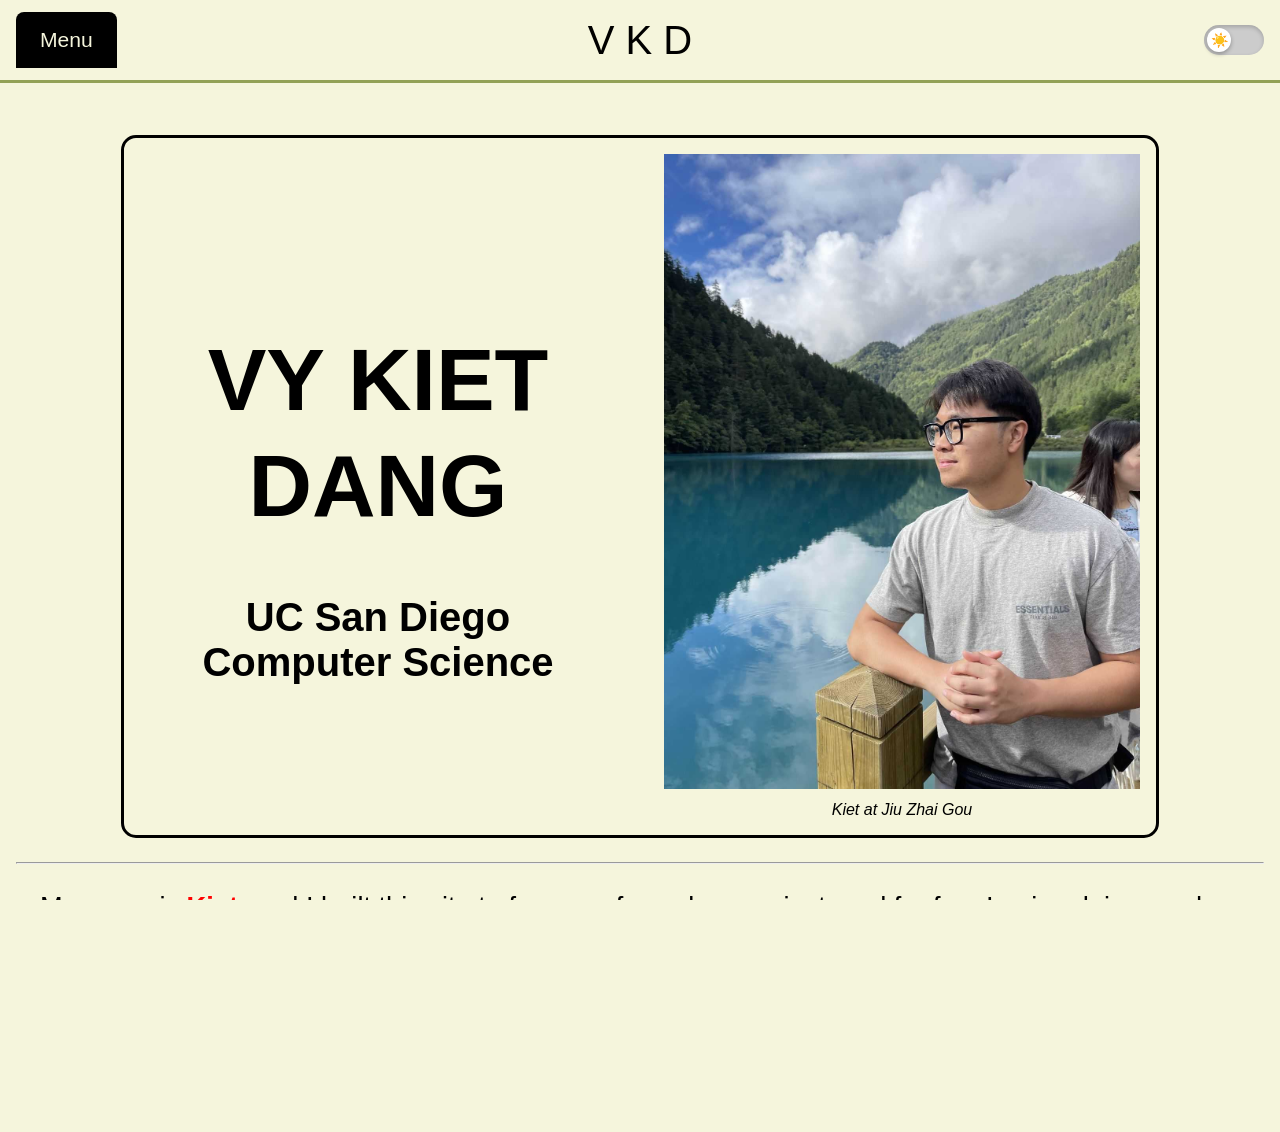
<file: index.html>
<!doctype html>
<html lang="en">

    <!-- HEAD BEGINS -->
	<head>
		<meta charset="utf-8">
        <meta name="viewport" content="width=device-width, initial-scale=1.0, viewport-fit=cover">

		<title>CSE 134B - VyDang</title>

        <link rel="stylesheet" href="main.css" media="screen">
        <link rel="icon" type="image/x-icon" href="resources\images\vkd.ico">

    <!-- Load Porsche font asynchronously -->
    <link 
        rel="preload" 
        as="style" 
        href="https://cdn.ui.porsche.com/porsche-design-system/styles/font-face.7076ba0.css"
        onload="this.onload=null;this.rel='stylesheet'">
    
    <noscript>
        <link rel="stylesheet" href="https://cdn.ui.porsche.com/porsche-design-system/styles/font-face.7076ba0.css">
    </noscript>
    
    <!-- Your main CSS -->
    <link rel="stylesheet" href="main.css" media="screen">
    
    <link rel="icon" type="image/x-icon" href="resources/images/vkd.ico">
                
	</head>

    <body>
		<header class="navbar">
            <!-- Pure CSS Hamburger Menu (Mobile Only) -->
            <input type="checkbox" id="menu-toggle" aria-label="Toggle mobile menu">
            <label for="menu-toggle" class="hamburger-label" aria-label="Menu">
                <span></span>
                <span></span>
                <span></span>
            </label>

            <!-- Desktop Dropdown Menu -->
            <nav class="dropdown">
                <button type="button" class="dropbtn">Menu</button>
                <section class="dropdown-content">
                    <a href="index.html">Home</a>
                    <a href="about-me.html">About Me</a>
                    <a href="cars.html">Cars</a>
                    <a href="contact.html">Contact Kiet</a>
                    <a href="project.html">Projects</a>
                </section>
            </nav>

            <a href="index.html" class="logo-link">V K D</a>

            <!-- Dark Light Mode -->
            <section class="theme-switch-wrapper">
                <label class="theme-switch">
                    <input type="checkbox" id="theme-toggle">
                    <span class="slider"></span>
                </label>
                <span class="theme-label">Dark Mode</span>
            </section>

            <!-- Mobile Menu (Controlled by CSS) -->
            <nav class="mobile-menu">
                <a href="index.html">Home</a>
                <a href="about-me.html">About Me</a>
                <a href="cars.html">Cars</a>
                <a href="contact.html">Contact Kiet</a>
                <a href="project.html">Projects</a>
            </nav>
		</header>
        
        <main>
            <section class="wrapper">
                <div class="two-column-layout">                    
                    <span>
                        <h1> VY KIET <br> DANG </h1>
                        <h2>UC San Diego <br> Computer Science</h2>
                    </span>

                    <figure>
                        <picture> 
                            <source srcset ="resources\images\Kiet_Pink_600.jpg 600w, resources\images\Kiet_Lake_1024.jpg 1024w" media="(min-width: 1025px)">
                            <img    height="800" width="600" alt="Pink Kiet" src="resources\images\Kiet_Pink_600.jpg">
                        </picture>
                        <figcaption>Kiet at Jiu Zhai Gou</figcaption>
                    </figure>
                </div>
            </section>

            <hr>

            <p> 
                My name is <strong>Kiet</strong>, and I built this site to for one of my class project, and for fun. 
                I enjoy doing random stuffs at random times since my attention span is weird. 
                But anyway, feel free to navigates around and click on random stuffs. 
            </p>

            <!-- === Custom Element #2 usage & definition (JS allowed here) BEGINS === -->
            <hello-world>
            </hello-world>
            <script>
                class HelloWorld extends HTMLElement {
                constructor() {
                    super();
                    console.log("Hi USER!!!!!!\n☆*: .｡. o(≧▽≦)o .｡.:*☆");
                    }
                }
                customElements.define('hello-world', HelloWorld);
            </script>
            <!-- === Custom Element #2 usage & definition (JS allowed here) ENDS === -->

        </main>

        <!-- FOOTER BEGINS -->
		<footer>
			<div>
                <p>&copy; <span id="year"></span> Vy Kiet Dang. All rights reserved.</p>
                <a href="contact.html">Contact @Kiet</a>
			</div>
		</footer>
        <!-- FOOTER ENDS -->

        <!-- JAVA SCRIPT LINKED -->
        <script src="darkmode.js"></script>

		<!-- JS Disable fail safe, learned it the hard way from 110 -->
        <noscript>
            <p>Hi, you are having your JavaScript turn off. This will affect some components of the website.</p>
        </noscript>


    </body>
</html>
</file>
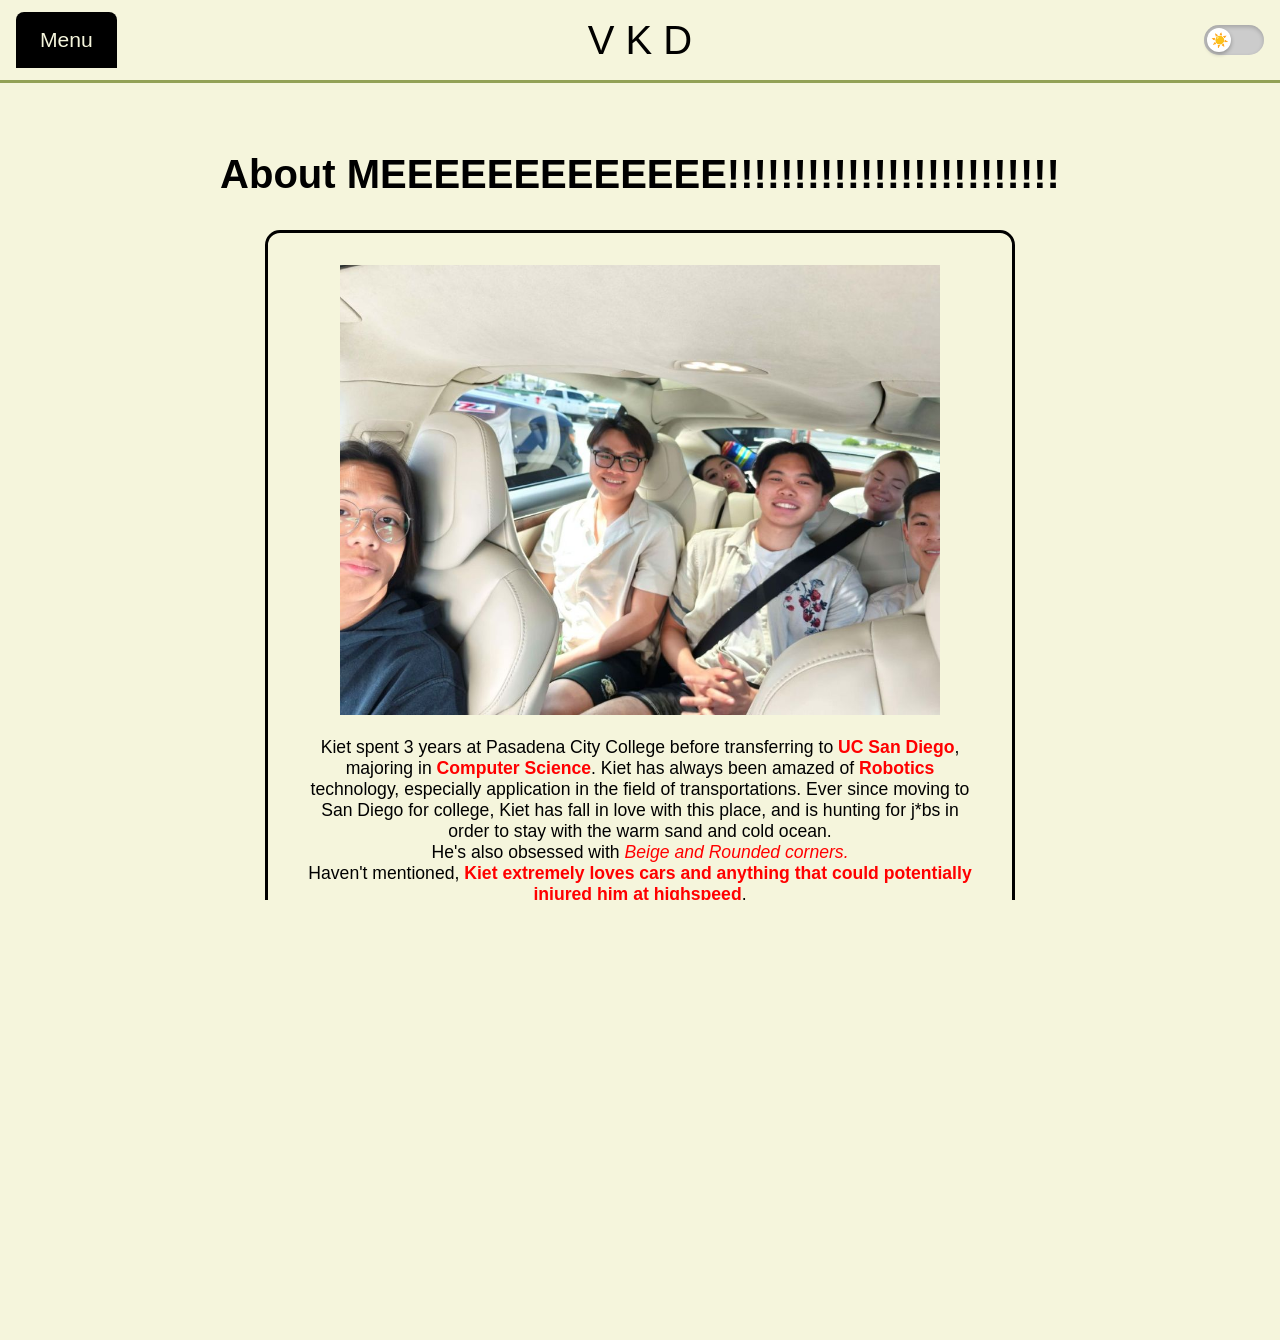
<file: about-me.html>
<!doctype html>
<html lang="en">

    <!-- HEAD BEGINS -->
	<head>
		<meta charset="utf-8">
        <meta name="viewport" content="width=device-width, initial-scale=1.0, viewport-fit=cover">

		<title>CSE 134B - VyDang</title>

        <link rel="stylesheet" href="main.css" media="screen">
        <link rel="icon" type="image/x-icon" href="resources\images\vkd.ico">

        <!-- Importing Custom Porsche fonts directly from porsche.com -->
        <link rel="preconnect" href="https://cdn.ui.porsche.com" crossorigin>
        <link rel="dns-prefetch" href="https://cdn.ui.porsche.com" crossorigin>
                
	</head>

    <body>
		<header class="navbar">
            <!-- Pure CSS Hamburger Menu (Mobile Only) -->
            <input type="checkbox" id="menu-toggle" aria-label="Toggle mobile menu">
            <label for="menu-toggle" class="hamburger-label" aria-label="Menu">
                <span></span>
                <span></span>
                <span></span>
            </label>

            <!-- Desktop Dropdown Menu -->
            <nav class="dropdown">
                <button type="button" class="dropbtn">Menu</button>
                <section class="dropdown-content">
                    <a href="index.html">Home</a>
                    <a href="about-me.html">About Me</a>
                    <a href="cars.html">Cars</a>
                    <a href="contact.html">Contact Kiet</a>
                    <a href="project.html">Projects</a>
                </section>
            </nav>

            <a href="index.html" class="logo-link">V K D</a>

            <!-- Dark Light Mode -->
            <section class="theme-switch-wrapper">
                <label class="theme-switch">
                    <input type="checkbox" id="theme-toggle">
                    <span class="slider"></span>
                </label>
                <span class="theme-label">Dark Mode</span>
            </section>

            <!-- Mobile Menu (Controlled by CSS) -->
            <nav class="mobile-menu">
                <a href="index.html">Home</a>
                <a href="about-me.html">About Me</a>
                <a href="cars.html">Cars</a>
                <a href="contact.html">Contact Kiet</a>
                <a href="project.html">Projects</a>
            </nav>
		</header>

        <!-- MAIN BEGINS -->
		<main>
              <h2>About MEEEEEEEEEEEEE!!!!!!!!!!!!!!!!!!!!!!!!!</h2>

			<section class="about-me" id="about-me">
                <div class="two-row-layout">
                        <picture> 
                            <source srcset="resources\images\Kiet_JZG_600.jpg 600w , resources\images\KietAndHisFriends_1024.jpg 1024w" , media="(min-width: 1025px)" alt="Kiet (the middle left by the window) and his friends">
                            <img    width="600" alt="Kiet at Jiu Zhai Gou " src="resources\images\Kiet_JZG_600.jpg">
                        </picture>
                        <p> 
                            Kiet spent 3 years at Pasadena City College before transferring to <strong>UC San Diego</strong>, 
                            majoring in <strong>Computer Science</strong>. 
                            Kiet has always been amazed of <b>Robotics</b> technology, 
                            especially application in the field of transportations. 
                            Ever since moving to San Diego for college, 
                            Kiet has fall in love with this place, and is hunting for j*bs 
                            in order to stay with the warm sand and cold ocean. <br>
                            He's also obsessed with <em>Beige and Rounded corners.</em> <br>
                            Haven't mentioned, <strong>Kiet extremely loves cars and anything that could potentially injured him at highspeed</strong>.
                        </p>
                </div>
            </section>
            
            <hr>
            
			<section class="wrapper" >
                <div class="two-column-layout">
                    <ul>
                        <li>GOAL</li>
                        <li>Landing a j*b after college, preferably into automotive industry.</li>
                        <li>Get a Master Degree in the same field.</li>
                        <li>Supports my 2 younger sister's financially.</li>
                        <li>Become a College Instructor at one point and have my own startup.</li>
                    </ul>

                    <ul>
                        <li>FRUSTRATION</li>
                        <li>J*b market.</li>
                        <li>Home is a hemisphere away.</li>
                        <li>College professor is a professional yapper.</li>
                        <li>Overcooked Steak but Undercook Chicken.</li>
                        <li>UC San Diego parking situations.</li>
                        <li>Too broke for expensive hobbies.</li>
                    </ul>
                </div>
			</section> 
            
            <!-- Disabling the Review Box feature. -->
            <!-- <section class="wrapper">
                <div class="two-column-layout">
                <span>
                    <article>
                            <h3>My All-Time Favorite Movie Article</h3>
                            <a href="https://youtu.be/uYPbbksJxIg">
                                <h4>Oppenheimer - Directed by Christopher Nolan (YouTube Trailer)</h4>
                            </a>
                            <picture>
                                <source srcset="resources\images\oppenheimer_600.jpg 600w" alt="Oppenheimer Poster">
                                <img    width="600" alt="Oppenheimer Poster" src="resources\images\oppenheimer_600.jpg">
                            </picture>
                    </article>	
                </span>

                <span>
                    <review-box>
                        <form action="https://httpbin.org/post" method="post">
                            <fieldset>
                                <legend>Movie Feedback</legend>

                                <p>
                                <span>Have you seen the movie?</span><br>
                                <label><input type="radio" name="seen" value="yes" id="seen-yes">Yes</label>
                                <label><input type="radio" name="seen" value="no" id="seen-yes">No</label>                           
                                </p>

                                <p>
                                <label for="opinion">If so, what do you think of it?</label><br>
                                <textarea id="opinion" name="opinion" rows="5" cols="40" placeholder="Share your thoughts..."></textarea>
                                </p>

                                <p>
                                <button type="submit" value="Submit">Submit</button>
                                </p>
                            </fieldset>
                        </form>
                    </review-box>

                </span>
                
                </div>
            </section> -->
            
            <!-- === Custom Element #2 usage === -->
            <hello-world>
            </hello-world>
            <!-- === Custom Element #2 definition (JS allowed here) === -->
            <script>
                class HelloWorld extends HTMLElement {
                constructor() {
                    super();
                    console.log("(￣y▽￣)╭ Ohohoho.....");
                    }
                }
                customElements.define('hello-world', HelloWorld);
            </script>



		</main>
        <!-- MAIN ENDS -->


        <!-- FOOTER BEGINS -->
		<footer>
			<div>
                <p>&copy; <span id="year"></span> Vy Kiet Dang. All rights reserved.</p>
                <a href="contact.html">Contact @Kiet</a>
			</div>
		</footer>
        <!-- FOOTER ENDS -->

        <!-- JAVA SCRIPT LINKED -->
        <script src="darkmode.js"></script>

		<!-- JS Disable fail safe, learned it the hard way from 110 -->
        <noscript>
            <p>Hi, you are having your JavaScript turn off. This will affect some components of the website.</p>
        </noscript>

	</body>
    <!-- BODY ENDS -->

</html>
</file>
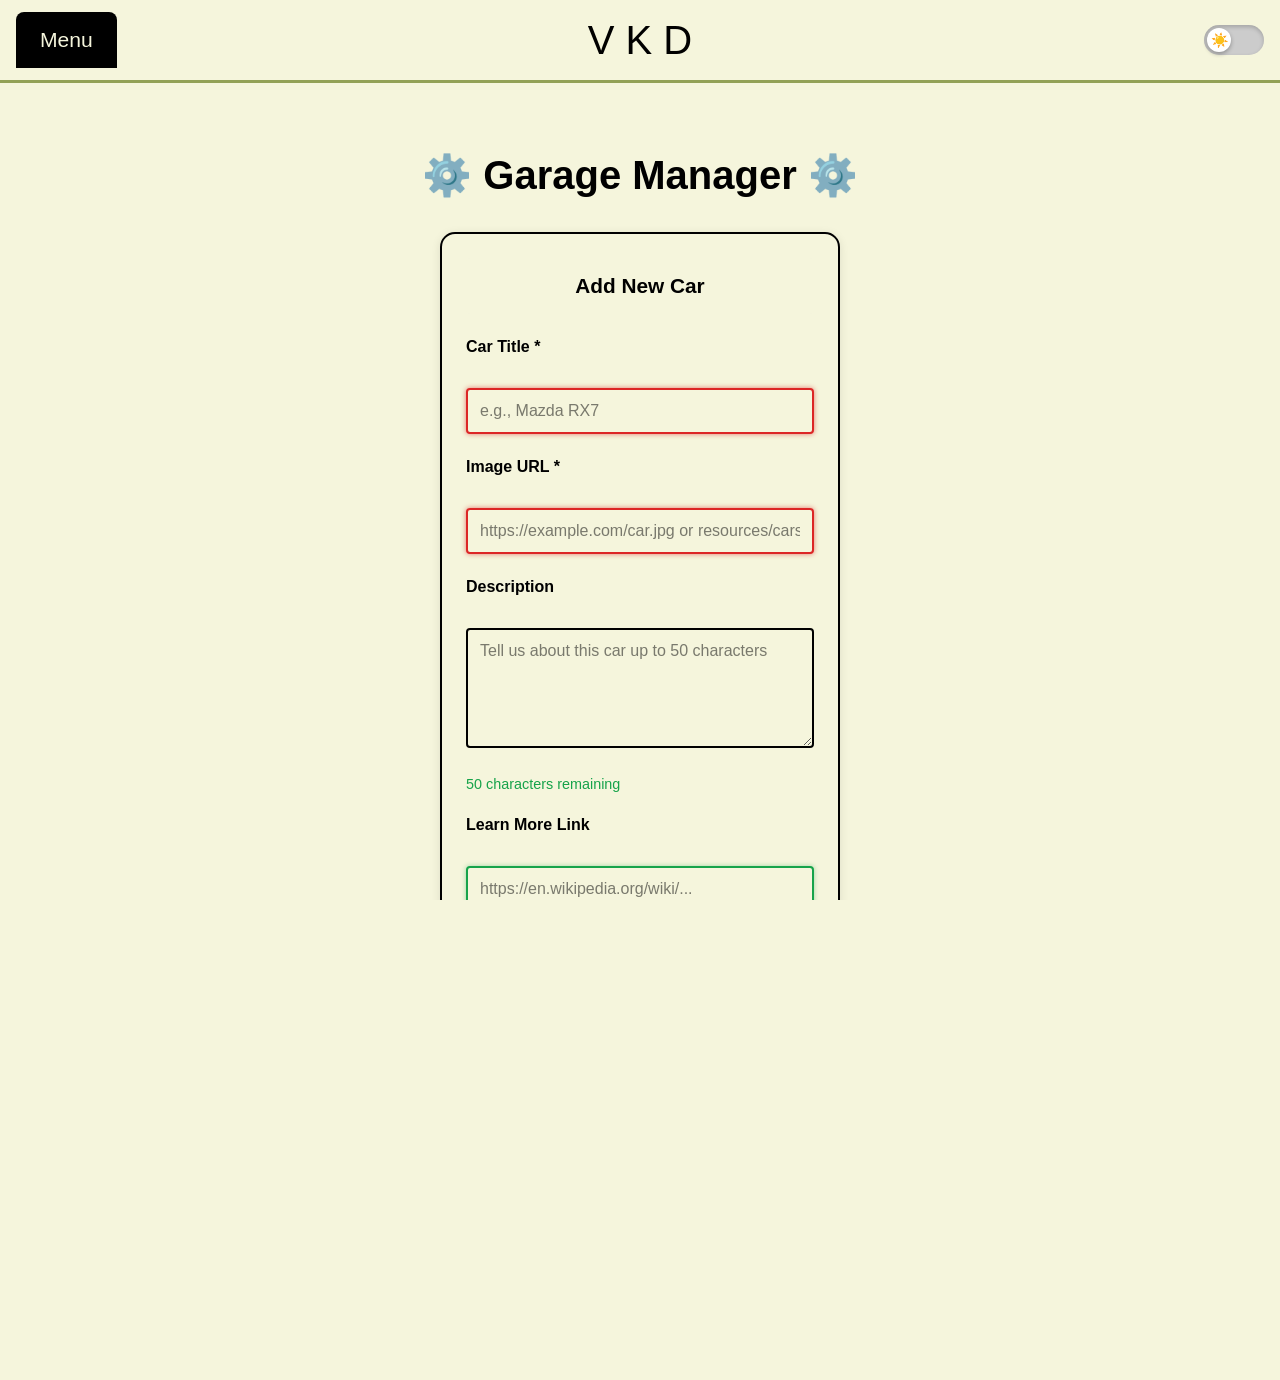
<file: cars-garage.html>
<!doctype html>
<html lang="en">

    <!-- HEAD BEGINS -->
	<head>
		<meta charset="utf-8">
        <meta name="viewport" content="width=device-width, initial-scale=1.0, viewport-fit=cover">

		<title>CSE 134B - VyDang</title>

        <link rel="stylesheet" href="main.css" media="screen">
        <link rel="icon" type="image/x-icon" href="resources\images\vkd.ico">

        <!-- Importing Custom Porsche fonts directly from porsche.com -->
        <link rel="preconnect" href="https://cdn.ui.porsche.com" crossorigin>
        <link rel="dns-prefetch" href="https://cdn.ui.porsche.com" crossorigin>
                
	</head>

    <body>
		<header class="navbar">
            <!-- Pure CSS Hamburger Menu (Mobile Only) -->
            <input type="checkbox" id="menu-toggle" aria-label="Toggle mobile menu">
            <label for="menu-toggle" class="hamburger-label" aria-label="Menu">
                <span></span>
                <span></span>
                <span></span>
            </label>

            <!-- Desktop Dropdown Menu -->
            <nav class="dropdown">
                <button type="button" class="dropbtn">Menu</button>
                <section class="dropdown-content">
                    <a href="index.html">Home</a>
                    <a href="about-me.html">About Me</a>
                    <a href="cars.html">Cars</a>
                    <a href="contact.html">Contact Kiet</a>
                    <a href="project.html">Projects</a>
                </section>
            </nav>

            <a href="index.html" class="logo-link">V K D</a>

            <!-- Dark Light Mode -->
            <section class="theme-switch-wrapper">
                <label class="theme-switch">
                    <input type="checkbox" id="theme-toggle">
                    <span class="slider"></span>
                </label>
                <span class="theme-label">Dark Mode</span>
            </section>

            <!-- Mobile Menu (Controlled by CSS) -->
            <nav class="mobile-menu">
                <a href="index.html">Home</a>
                <a href="about-me.html">About Me</a>
                <a href="cars.html">Cars</a>
                <a href="contact.html">Contact Kiet</a>
                <a href="project.html">Projects</a>
            </nav>
		</header>

        <!-- MAIN STARTS HERE -->
        <main>

            <h2>⚙️ Garage Manager ⚙️</h2>

            <!-- CRUD Form -->
            <section class="crud-container">
                <form id="crud-form" class="crud-form">
                    <h3 id="form-title">Add New Car</h3>
                    
                    <input type="hidden" id="car-index" value="">
                    
                    <label for="car-title">Car Title *</label>
                    <input 
                        type="text" 
                        id="car-title" 
                        name="title" 
                        maxlength="55"
                        required 
                        placeholder="e.g., Mazda RX7">
                    
                    <label for="car-img">Image URL *</label>
                    <input 
                        type="url" 
                        id="car-img" 
                        name="img" 
                        required 
                        placeholder="https://example.com/car.jpg or resources/cars/car.jpg">
                    
                    <label for="car-description">Description</label>
                    <textarea 
                        id="car-description" 
                        name="car-description" 
                        rows="4"
                        maxlength="100"
                        placeholder="Tell us about this car up to 50 characters"></textarea>
                        <output class="info" id="comment-info">50 characters remaining</output>

                    <label for="car-link">Learn More Link</label>
                    <input 
                        type="url" 
                        id="car-link" 
                        name="link" 
                        placeholder="https://en.wikipedia.org/wiki/...">
                    
                    <div class="form-actions">
                        <button type="submit" id="submit-btn" class="btn btn-primary">Add Car</button>
                        <button type="button" id="cancel-btn" class="btn btn-secondary" style="display:none;">Cancel</button>
                    </div>
                </form>
            </section>

            <!-- Current Cars List -->
            <section class="cars-list-container">
                <div class="list-header">
                    <h3>Current Cars in Storage</h3>
                    <button id="refresh-list" class="btn btn-small">🔄 Refresh</button>
                </div>
                
                <div id="cars-list" class="cars-list">
                    <!-- Cars will be listed here -->
                </div>
            </section>

            <!-- Back to Gallery Link -->
            <a href="cars.html" >⬅ Back to Gallery</a>



        <script is:inline src="/crud-manager.js"></script>
        </main>
        <!-- MAIN ENDS -->

        <!-- FOOTER BEGINS -->
		<footer>
			<div>
                <p>&copy; <span id="year"></span> Vy Kiet Dang. All rights reserved.</p>
                <a href="contact.html">Contact @Kiet</a>
			</div>
		</footer>
        <!-- FOOTER ENDS -->

        <!-- JAVA SCRIPT LINKED -->
        <script src="darkmode.js"></script>
        <script>
            document.addEventListener('DOMContentLoaded', () => {
                // This function updates the character counter and warns near the limit
                // @param {Event} e - Input event from the comments textarea
                // @return {void}
                function handleCommentInput(e) {
                    const comments = e.target;
                    const commentInfo = document.getElementById('comment-info');
                    const maxLength = comments.getAttribute('maxlength');
                    const remaining = maxLength - comments.value.length;

                    commentInfo.textContent = `${remaining} characters remaining`;

                    // Reset classes
                    commentInfo.classList.remove('warn', 'error');
                    comments.classList.remove('warn', 'error');

                    // Apply warning or error styling near limit
                    if (remaining <= 0) {
                        commentInfo.classList.add('error');
                        comments.classList.add('error');
                        comments.setCustomValidity('You have reached the maximum character limit!');
                    } else {
                        comments.setCustomValidity('');
                    }
                }
                // Bind character counter listener
                const comments = document.getElementById('car-description');
                comments.addEventListener('input', handleCommentInput);

            });
            
        </script>


		<!-- JS Disable fail safe, learned it the hard way from 110 -->
        <noscript>
            <p>Hi, you are having your JavaScript turn off. This will affect some components of the website.</p>
        </noscript>


    </body>
</html>
</file>
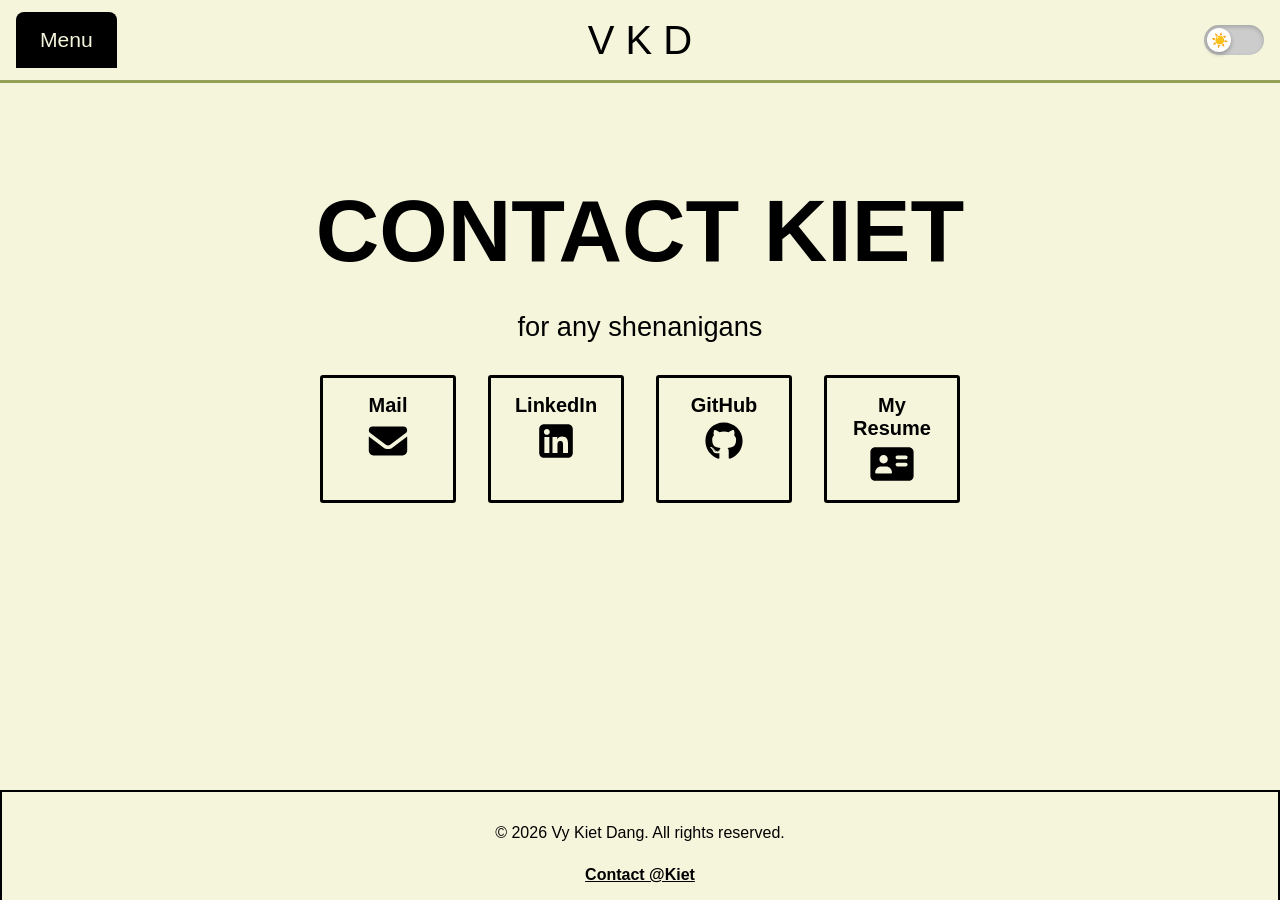
<file: contact.html>
<!doctype html>
<html lang="en">

    <!-- HEAD BEGINS -->
	<head>
		<meta charset="utf-8">
        <meta name="viewport" content="width=device-width, initial-scale=1.0, viewport-fit=cover">

		<title>CSE 134B - VyDang</title>

        <link rel="stylesheet" href="main.css" media="screen">
        <link rel="icon" type="image/x-icon" href="resources\images\vkd.ico">

        <!-- Importing Custom Porsche fonts directly from porsche.com -->
        <link rel="preconnect" href="https://cdn.ui.porsche.com" crossorigin>
        <link rel="dns-prefetch" href="https://cdn.ui.porsche.com" crossorigin>
                
	</head>

    <body>
		<header class="navbar">
            <!-- Pure CSS Hamburger Menu (Mobile Only) -->
            <input type="checkbox" id="menu-toggle" aria-label="Toggle mobile menu">
            <label for="menu-toggle" class="hamburger-label" aria-label="Menu">
                <span></span>
                <span></span>
                <span></span>
            </label>

            <!-- Desktop Dropdown Menu -->
            <nav class="dropdown">
                <button type="button" class="dropbtn">Menu</button>
                <section class="dropdown-content">
                    <a href="index.html">Home</a>
                    <a href="about-me.html">About Me</a>
                    <a href="cars.html">Cars</a>
                    <a href="contact.html">Contact Kiet</a>
                    <a href="project.html">Projects</a>
                </section>
            </nav>

            <a href="index.html" class="logo-link">V K D</a>

            <!-- Dark Light Mode -->
            <section class="theme-switch-wrapper">
                <label class="theme-switch">
                    <input type="checkbox" id="theme-toggle">
                    <span class="slider"></span>
                </label>
                <span class="theme-label">Dark Mode</span>
            </section>

            <!-- Mobile Menu (Controlled by CSS) -->
            <nav class="mobile-menu">
                <a href="index.html">Home</a>
                <a href="about-me.html">About Me</a>
                <a href="cars.html">Cars</a>
                <a href="contact.html">Contact Kiet</a>
                <a href="project.html">Projects</a>
            </nav>
		</header>


        <main>
            <h1>CONTACT KIET</h1>
            <p>for any shenanigans</p>
            <ul class="contact-links">
                <li><a href="mailto:kietdangvy@gmail.com"><p>Mail</p>
                <svg xmlns="http://www.w3.org/2000/svg" viewBox="0 0 640 640"><!--!Font Awesome Free v7.1.0 by @fontawesome - https://fontawesome.com License - https://fontawesome.com/license/free Copyright 2025 Fonticons, Inc.--><path d="M112 128C85.5 128 64 149.5 64 176C64 191.1 71.1 205.3 83.2 214.4L291.2 370.4C308.3 383.2 331.7 383.2 348.8 370.4L556.8 214.4C568.9 205.3 576 191.1 576 176C576 149.5 554.5 128 528 128L112 128zM64 260L64 448C64 483.3 92.7 512 128 512L512 512C547.3 512 576 483.3 576 448L576 260L377.6 408.8C343.5 434.4 296.5 434.4 262.4 408.8L64 260z"/></svg>                </a></li>

                <li><a href="https://www.linkedin.com/in/kiet-vy-dang-45a419201/"><p>LinkedIn</p>
                <svg xmlns="http://www.w3.org/2000/svg" viewBox="0 0 640 640"><!--!Font Awesome Free v7.1.0 by @fontawesome - https://fontawesome.com License - https://fontawesome.com/license/free Copyright 2025 Fonticons, Inc.--><path d="M160 96C124.7 96 96 124.7 96 160L96 480C96 515.3 124.7 544 160 544L480 544C515.3 544 544 515.3 544 480L544 160C544 124.7 515.3 96 480 96L160 96zM165 266.2L231.5 266.2L231.5 480L165 480L165 266.2zM236.7 198.5C236.7 219.8 219.5 237 198.2 237C176.9 237 159.7 219.8 159.7 198.5C159.7 177.2 176.9 160 198.2 160C219.5 160 236.7 177.2 236.7 198.5zM413.9 480L413.9 376C413.9 351.2 413.4 319.3 379.4 319.3C344.8 319.3 339.5 346.3 339.5 374.2L339.5 480L273.1 480L273.1 266.2L336.8 266.2L336.8 295.4L337.7 295.4C346.6 278.6 368.3 260.9 400.6 260.9C467.8 260.9 480.3 305.2 480.3 362.8L480.3 480L413.9 480z"/></svg>                </a></li>

                <li><a href="https://github.com/kdang002"><p>GitHub</p>
                <svg xmlns="http://www.w3.org/2000/svg" viewBox="0 0 640 640"><!--!Font Awesome Free v7.1.0 by @fontawesome - https://fontawesome.com License - https://fontawesome.com/license/free Copyright 2025 Fonticons, Inc.--><path d="M237.9 461.4C237.9 463.4 235.6 465 232.7 465C229.4 465.3 227.1 463.7 227.1 461.4C227.1 459.4 229.4 457.8 232.3 457.8C235.3 457.5 237.9 459.1 237.9 461.4zM206.8 456.9C206.1 458.9 208.1 461.2 211.1 461.8C213.7 462.8 216.7 461.8 217.3 459.8C217.9 457.8 216 455.5 213 454.6C210.4 453.9 207.5 454.9 206.8 456.9zM251 455.2C248.1 455.9 246.1 457.8 246.4 460.1C246.7 462.1 249.3 463.4 252.3 462.7C255.2 462 257.2 460.1 256.9 458.1C256.6 456.2 253.9 454.9 251 455.2zM316.8 72C178.1 72 72 177.3 72 316C72 426.9 141.8 521.8 241.5 555.2C254.3 557.5 258.8 549.6 258.8 543.1C258.8 536.9 258.5 502.7 258.5 481.7C258.5 481.7 188.5 496.7 173.8 451.9C173.8 451.9 162.4 422.8 146 415.3C146 415.3 123.1 399.6 147.6 399.9C147.6 399.9 172.5 401.9 186.2 425.7C208.1 464.3 244.8 453.2 259.1 446.6C261.4 430.6 267.9 419.5 275.1 412.9C219.2 406.7 162.8 398.6 162.8 302.4C162.8 274.9 170.4 261.1 186.4 243.5C183.8 237 175.3 210.2 189 175.6C209.9 169.1 258 202.6 258 202.6C278 197 299.5 194.1 320.8 194.1C342.1 194.1 363.6 197 383.6 202.6C383.6 202.6 431.7 169 452.6 175.6C466.3 210.3 457.8 237 455.2 243.5C471.2 261.2 481 275 481 302.4C481 398.9 422.1 406.6 366.2 412.9C375.4 420.8 383.2 435.8 383.2 459.3C383.2 493 382.9 534.7 382.9 542.9C382.9 549.4 387.5 557.3 400.2 555C500.2 521.8 568 426.9 568 316C568 177.3 455.5 72 316.8 72zM169.2 416.9C167.9 417.9 168.2 420.2 169.9 422.1C171.5 423.7 173.8 424.4 175.1 423.1C176.4 422.1 176.1 419.8 174.4 417.9C172.8 416.3 170.5 415.6 169.2 416.9zM158.4 408.8C157.7 410.1 158.7 411.7 160.7 412.7C162.3 413.7 164.3 413.4 165 412C165.7 410.7 164.7 409.1 162.7 408.1C160.7 407.5 159.1 407.8 158.4 408.8zM190.8 444.4C189.2 445.7 189.8 448.7 192.1 450.6C194.4 452.9 197.3 453.2 198.6 451.6C199.9 450.3 199.3 447.3 197.3 445.4C195.1 443.1 192.1 442.8 190.8 444.4zM179.4 429.7C177.8 430.7 177.8 433.3 179.4 435.6C181 437.9 183.7 438.9 185 437.9C186.6 436.6 186.6 434 185 431.7C183.6 429.4 181 428.4 179.4 429.7z"/></svg>                </a></li>            
            
                <li><a href="resources\images\Kiet_Dang_Resume.pdf"><p>My Resume</p>
                <svg xmlns="http://www.w3.org/2000/svg" viewBox="0 0 640 640"><!--!Font Awesome Free v7.1.0 by @fontawesome - https://fontawesome.com License - https://fontawesome.com/license/free Copyright 2025 Fonticons, Inc.--><path d="M96 96C60.7 96 32 124.7 32 160L32 480C32 515.3 60.7 544 96 544L544 544C579.3 544 608 515.3 608 480L608 160C608 124.7 579.3 96 544 96L96 96zM176 352L240 352C284.2 352 320 387.8 320 432C320 440.8 312.8 448 304 448L112 448C103.2 448 96 440.8 96 432C96 387.8 131.8 352 176 352zM152 256C152 225.1 177.1 200 208 200C238.9 200 264 225.1 264 256C264 286.9 238.9 312 208 312C177.1 312 152 286.9 152 256zM392 208L504 208C517.3 208 528 218.7 528 232C528 245.3 517.3 256 504 256L392 256C378.7 256 368 245.3 368 232C368 218.7 378.7 208 392 208zM392 304L504 304C517.3 304 528 314.7 528 328C528 341.3 517.3 352 504 352L392 352C378.7 352 368 341.3 368 328C368 314.7 378.7 304 392 304z"/></svg></a></li>  
            </ul>

        </main>

        <!-- FOOTER BEGINS -->
		<footer>
            <p>&copy; <span id="year"></span> Vy Kiet Dang. All rights reserved.</p>
            <a href="contact.html">Contact @Kiet</a>
		</footer>
        <!-- FOOTER ENDS -->

        <!-- JAVA SCRIPT LINKED -->
        <script src="darkmode.js"></script>

		<!-- JS Disable fail safe, learned it the hard way from 110 -->
        <noscript>
            <p>Hi, you are having your JavaScript turn off. This will affect some components of the website.</p>
        </noscript>


    </body>
</html>
</file>
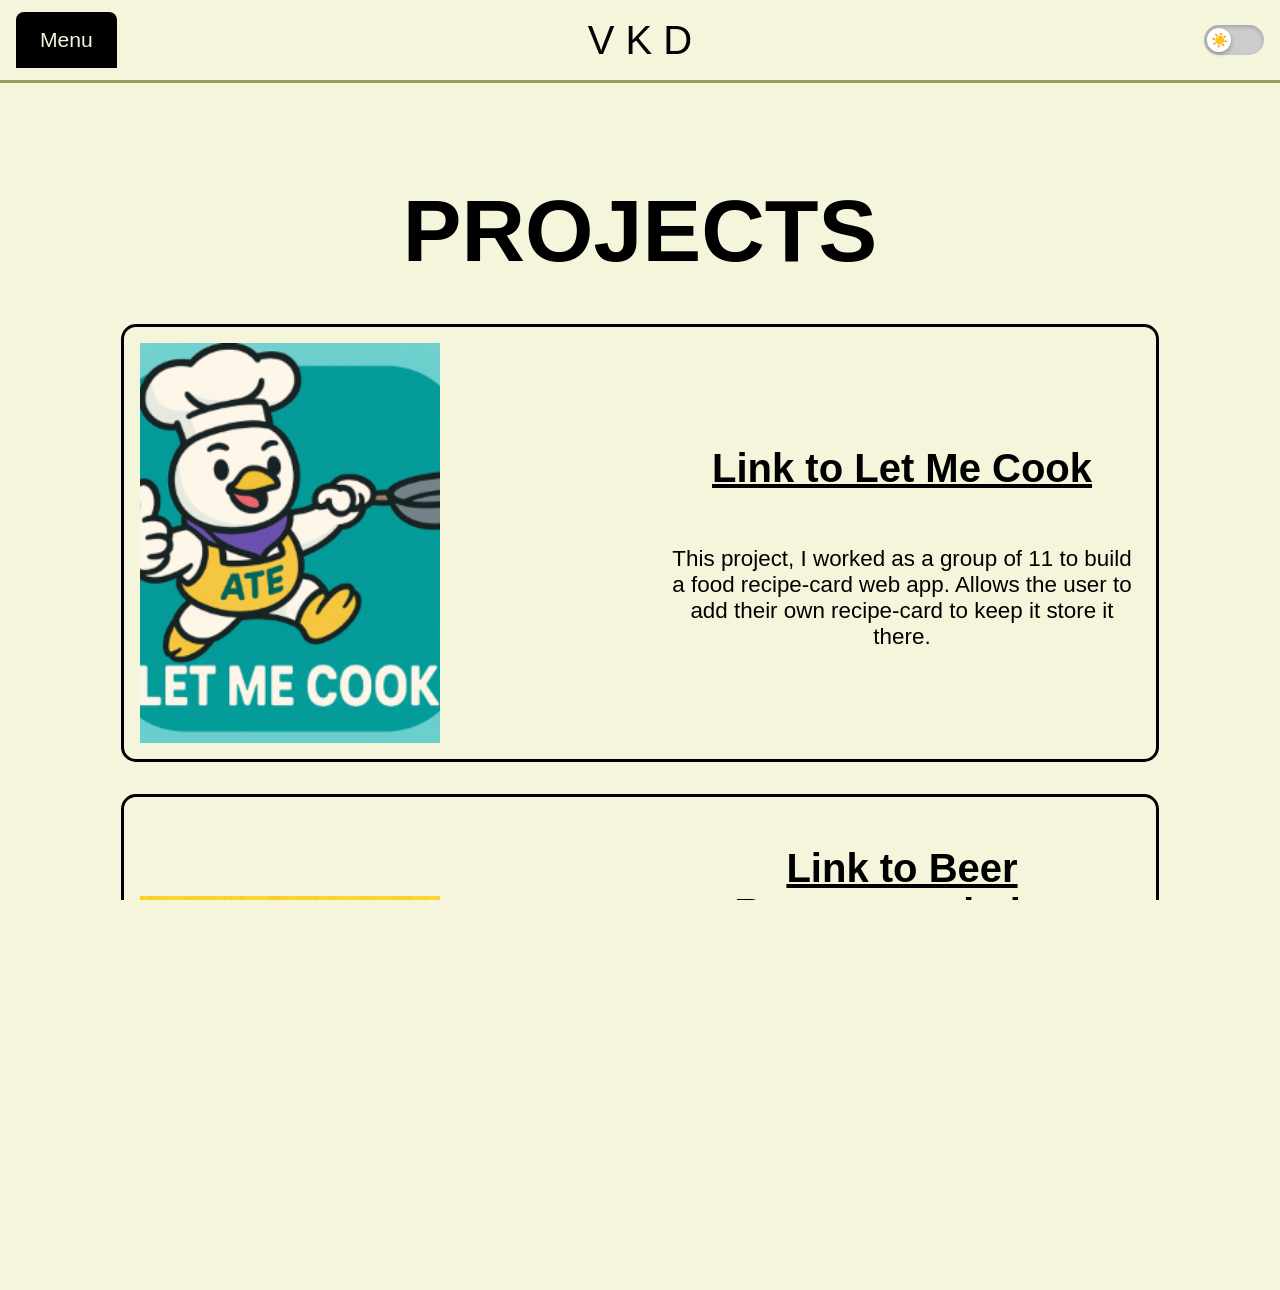
<file: project.html>
<!doctype html>
<html lang="en">

    <!-- HEAD BEGINS -->
	<head>
		<meta charset="utf-8">
        <meta name="viewport" content="width=device-width, initial-scale=1.0, viewport-fit=cover">

		<title>CSE 134B - VyDang</title>

        <link rel="stylesheet" href="main.css" media="screen">
        <link rel="icon" type="image/x-icon" href="resources\images\vkd.ico">

        <!-- Importing Custom Porsche fonts directly from porsche.com -->
        <link rel="preconnect" href="https://cdn.ui.porsche.com" crossorigin>
        <link rel="dns-prefetch" href="https://cdn.ui.porsche.com" crossorigin>
                
	</head>

    <body>
		<header class="navbar">
            <!-- Pure CSS Hamburger Menu (Mobile Only) -->
            <input type="checkbox" id="menu-toggle" aria-label="Toggle mobile menu">
            <label for="menu-toggle" class="hamburger-label" aria-label="Menu">
                <span></span>
                <span></span>
                <span></span>
            </label>

            <!-- Desktop Dropdown Menu -->
            <nav class="dropdown">
                <button type="button" class="dropbtn">Menu</button>
                <section class="dropdown-content">
                    <a href="index.html">Home</a>
                    <a href="about-me.html">About Me</a>
                    <a href="cars.html">Cars</a>
                    <a href="contact.html">Contact Kiet</a>
                    <a href="project.html">Projects</a>
                </section>
            </nav>

            <a href="index.html" class="logo-link">V K D</a>

            <!-- Dark Light Mode -->
            <section class="theme-switch-wrapper">
                <label class="theme-switch">
                    <input type="checkbox" id="theme-toggle">
                    <span class="slider"></span>
                </label>
                <span class="theme-label">Dark Mode</span>
            </section>

            <!-- Mobile Menu (Controlled by CSS) -->
            <nav class="mobile-menu">
                <a href="index.html">Home</a>
                <a href="about-me.html">About Me</a>
                <a href="cars.html">Cars</a>
                <a href="contact.html">Contact Kiet</a>
                <a href="project.html">Projects</a>
            </nav>
		</header>

        <main>
            <h1>PROJECTS</h1>

            <section class="wrapper" >
                <div class="two-column-layout">
                    <img src="resources\images\let-me-cook.png" width="300" alt="Let Me Cook">


                    <span>
                        <a href="https://cse110-sp25-group8.github.io/final-project/">
                            <h2>Link to Let Me Cook</h2>                    
                        </a>

                        <p>This project, I worked as a group of 11 to build a food recipe-card web app. 
                            Allows the user to add their own recipe-card to keep it store it there.
                        </p>
                    </span>

                </div>
            </section> 

            <section class="wrapper" >
                <div class="two-column-layout">
                        <img src="resources\images\beer-rec.jpg" height="500" alt="Beer Recommendation System">

                    <span>
                    <a href="https://github.com/Jonny-Le/BeerRecommendationSystem">
                        <h2>Link to Beer Recommendation System</h2>
                    </a>
                        <p>I worked as a group of 3 to build a ML model that predicts the top 10 beers, tailored to each user taste.</p>
                    </span>

                </div>
            </section> 



        </main>

        <!-- FOOTER BEGINS -->
		<footer>
			<div>
                <p>&copy; <span id="year"></span> Vy Kiet Dang. All rights reserved.</p>
                <a href="contact.html">Contact @Kiet</a>
			</div>
		</footer>
        <!-- FOOTER ENDS -->

        <!-- JAVA SCRIPT LINKED -->
        <script src="darkmode.js"></script>

		<!-- JS Disable fail safe, learned it the hard way from 110 -->
        <noscript>
            <p>Hi, you are having your JavaScript turn off. This will affect some components of the website.</p>
        </noscript>


    </body>
</html>
</file>
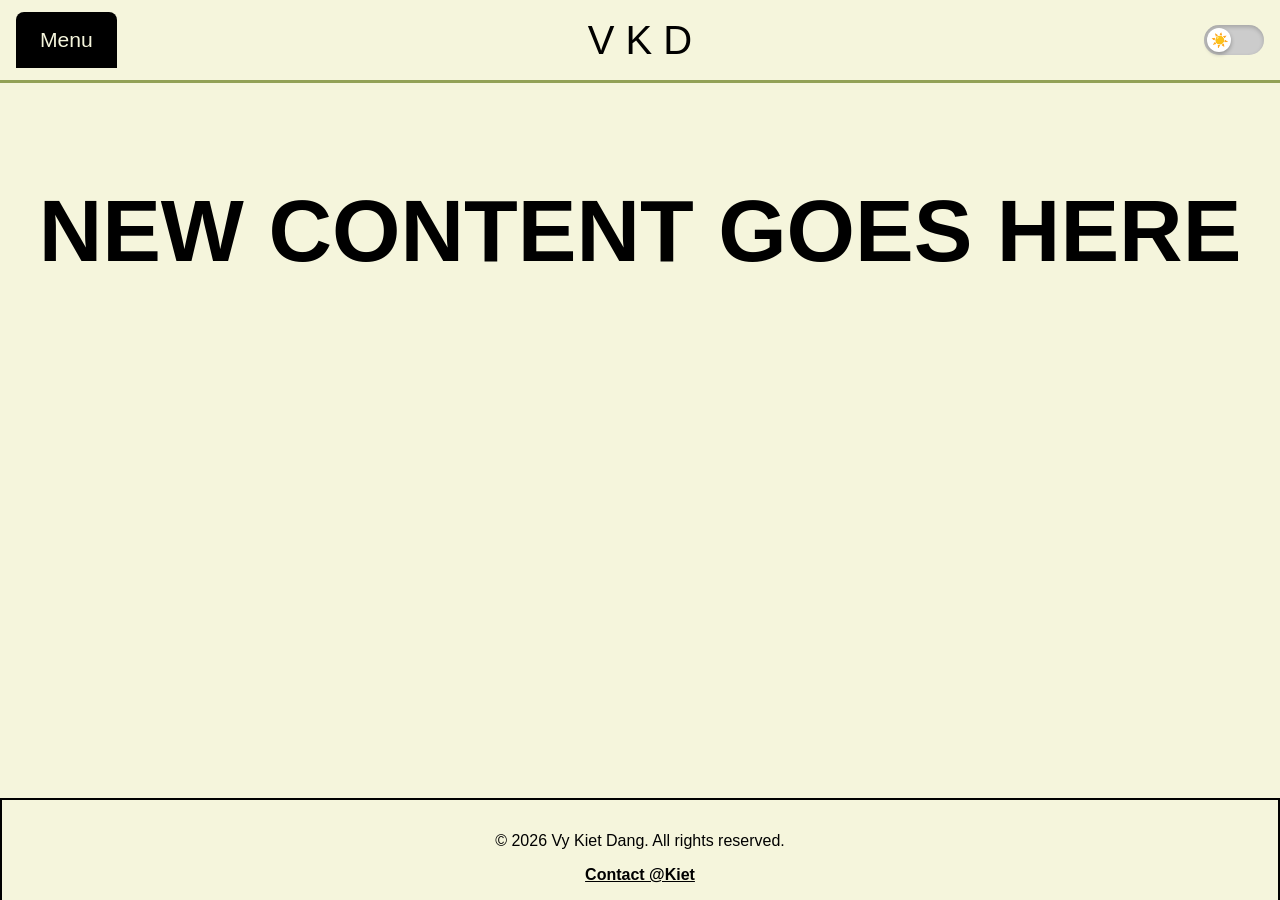
<file: template.html>
<!doctype html>
<html lang="en">

    <!-- HEAD BEGINS -->
	<head>
		<meta charset="utf-8">
        <meta name="viewport" content="width=device-width, initial-scale=1.0, viewport-fit=cover">

		<title>CSE 134B - VyDang</title>

        <link rel="stylesheet" href="main.css" media="screen">
        <link rel="icon" type="image/x-icon" href="resources\images\vkd.ico">

        <!-- Importing Custom Porsche fonts directly from porsche.com -->
        <link rel="preconnect" href="https://cdn.ui.porsche.com" crossorigin>
        <link rel="dns-prefetch" href="https://cdn.ui.porsche.com" crossorigin>
                
	</head>

    <body>
		<header class="navbar">
            <!-- Pure CSS Hamburger Menu (Mobile Only) -->
            <input type="checkbox" id="menu-toggle" aria-label="Toggle mobile menu">
            <label for="menu-toggle" class="hamburger-label" aria-label="Menu">
                <span></span>
                <span></span>
                <span></span>
            </label>

            <!-- Desktop Dropdown Menu -->
            <nav class="dropdown">
                <button type="button" class="dropbtn">Menu</button>
                <section class="dropdown-content">
                    <a href="index.html">Home</a>
                    <a href="about-me.html">About Me</a>
                    <a href="cars.html">Cars</a>
                    <a href="contact.html">Contact Kiet</a>
                    <a href="project.html">Projects</a>
                </section>
            </nav>

            <a href="index.html" class="logo-link">V K D</a>

            <!-- Dark Light Mode -->
            <section class="theme-switch-wrapper">
                <label class="theme-switch">
                    <input type="checkbox" id="theme-toggle">
                    <span class="slider"></span>
                </label>
                <span class="theme-label">Dark Mode</span>
            </section>

            <!-- Mobile Menu (Controlled by CSS) -->
            <nav class="mobile-menu">
                <a href="index.html">Home</a>
                <a href="about-me.html">About Me</a>
                <a href="cars.html">Cars</a>
                <a href="contact.html">Contact Kiet</a>
                <a href="project.html">Projects</a>
            </nav>
		</header>


        <main>
            <h1>NEW CONTENT GOES HERE</h1>
        </main>

        <!-- FOOTER BEGINS -->
		<footer>
			<div>
                <p>&copy; <span id="year"></span> Vy Kiet Dang. All rights reserved.</p>
                <a href="contact.html">Contact @Kiet</a>
			</div>
		</footer>
        <!-- FOOTER ENDS -->

        <!-- JAVA SCRIPT LINKED -->
        <script src="darkmode.js"></script>

		<!-- JS Disable fail safe, learned it the hard way from 110 -->
        <noscript>
            <p>Hi, you are having your JavaScript turn off. This will affect some components of the website.</p>
        </noscript>


    </body>
</html>
</file>
<file: main.css>
/* ======================================================
    GLOBAL STYLES
====================================================== */
:root {
    --transition-theme: all 0.7s cubic-bezier(0.4, 0, 0.2, 1);
    --bg-color: beige;
    --text-color: black;
    --nav-bg: rgb(199, 199, 60);
    --menu-bg: #f1f1f1;
    --menu-hover: #ddd;
    --menu-active: #ccc;
    --main-border-radius: 15px;
    --strong-color: red;
}

/* View Transition API, allow for smooth page transition */
@view-transition {
    navigation: auto;
}

/* Dark mode configurations */
.dark {
    --bg-color: #2d2929;
    --text-color: #ffffff;
    --nav-bg: #92a156;
    --menu-bg: #1e1e1e;
    --menu-hover: #333;
    --menu-active: #555;
}

/* Add smooth transitions to elements using CSS variables */
body, nav, .menu, main, section {
    transition: var(--transition-theme);
}

#theme-toggle {
    display: none; /* Hide the original button */
}

/* Switch Container */
.theme-switch-wrapper {
    order: 3;
    display: flex;
    align-items: center;
    gap: 0.5rem;
    flex-shrink: 0;
}

/* Switch Label (clickable area) */
.theme-switch {
    position: relative;
    display: inline-block;
    width: 60px;
    height: 30px;
    cursor: pointer;
}

/* The slider (background track) */
.theme-switch .slider {
    position: absolute;
    top: 0;
    left: 0;
    right: 0;
    bottom: 0;
    background-color: #ccc;
    border-radius: 30px;
    transition: var(--transition-theme);
    box-shadow: inset 0 2px 4px rgba(0, 0, 0, 0.2);
}

/* The circle/knob that slides */
.theme-switch .slider::before {
    content: "☀️";
    position: absolute;
    height: 24px;
    width: 24px;
    left: 3px;
    bottom: 3px;
    background-color: white;
    border-radius: 50%;
    transition: var(--transition-theme);
    display: flex;
    align-items: center;
    justify-content: center;
    font-size: 14px;
    box-shadow: 0 2px 4px rgba(0, 0, 0, 0.3);
}

/* When checked (dark mode active) */
.theme-switch input:checked + .slider {
    background-color: #4a5568;
}

.theme-switch input:checked + .slider::before {
    content: "🌙";
    transform: translateX(30px) rotate(360deg);
}

/* Hover effect */
.theme-switch:hover .slider {
    opacity: 0.9;
}

/* Hide the checkbox input */
.theme-switch input {
    opacity: 0;
    width: 0;
    height: 0;
}

/* Optional: Add text label */
.theme-label {
    color: white;
    font-size: 0.9rem;
    white-space: nowrap;
    display: none; /* Hidden by default, show on larger screens */
}

* {
    background-color: var(--bg-color);
    color: var(--text-color);
    font-family: 'Porsche Next', Arial, sans-serif;
    transition: var(--transition-theme);
}

*, *::before, *::after {
    box-sizing: inherit;
}

html, body {
    height: 100dvh;
    margin: 0;
    padding: 0;
    overflow-x: hidden;
    animation: slideDown 0.7s ease-in-out;
    display: flex;
    flex-direction: column;
}

h1 {
    font-size: 5.5rem;
    text-align: center;
    margin-bottom: 1.5rem;
    font-weight: bold;
    line-height: 1.2;
}

body {
    margin: 0;
    padding-top: env(safe-area-inset-top);
    padding-bottom: env(safe-area-inset-bottom);
}

p > b, strong, em {
    color: var(--strong-color, red);
}

/* ===========================
    ANIMATION
=========================== */
@keyframes slideDown {
    from {
        opacity: 0;
        transform: translateY(-20px);
    }
    to {
        opacity: 1;
        transform: translateY(0);
    }
}

/* ===========================
    NAVBAR - DESKTOP DEFAULT
=========================== */
.navbar {
    display: flex;
    flex-wrap: nowrap;
    justify-content: space-between;
    align-items: center;
    position: sticky;
    top: 0;
    left: 0;
    width: 100%;
    color: white;
    z-index: 1000;
    padding: 0.75rem 1rem;
    box-sizing: border-box;
    gap: 1rem;
    border-bottom: solid #92a156;
    transition: var(--transition-theme);
}

/* ===========================
    CSS HAMBURGER MENU 
    FOR MOBILE DEVICES
=========================== */
/* Hide the checkbox */
#menu-toggle {
    display: none;
}

/* Hamburger Icon Container (hidden by default) */
.hamburger-label {
    display: none;
    flex-direction: column;
    cursor: pointer;
    padding: 10px;
    background-color: var(--text-color);
    border: none;
    border-radius: 5px;
    min-width: 44px;
    min-height: 44px;
    justify-content: center;
    align-items: center;
    gap: 4px;
}

/* Hamburger Lines */
.hamburger-label span {
    width: 25px;
    height: 3px;
    background-color: var(--bg-color);
    transition: all 0.3s ease;
    display: block;
}

/* Animate hamburger to X when checked */
#menu-toggle:checked + .hamburger-label span:nth-child(1) {
    transform: rotate(45deg) translate(7px, 7px);
}

#menu-toggle:checked + .hamburger-label span:nth-child(2) {
    opacity: 0;
}

#menu-toggle:checked + .hamburger-label span:nth-child(3) {
    transform: rotate(-45deg) translate(7px, -7px);
}

/* Mobile Menu (hidden by default) */
.mobile-menu {
    display: none;
    position: fixed;
    top: 60px;
    left: 0;
    width: 100%;
    background-color: var(--bg-color);
    box-shadow: 0px 8px 16px 0px rgba(0,0,0,0.2);
    z-index: 999;
}

/* Show mobile menu when checkbox is checked */
#menu-toggle:checked ~ .mobile-menu {
    display: block;
    animation: slideDown 0.3s ease;
}

.mobile-menu a {
    color: var(--text-color); /* Force dark text */
    padding: 20px 16px;
    text-decoration: none;
    display: block;
    font-size: 18px;
    border-bottom: 1px solid #ddd;
    min-height: 44px;
    transition: background-color 0.2s ease;
}

.mobile-menu a:hover {
    background-color: var(--bg-color);
}

.mobile-menu a:active {
    background-color: var(--bg-color);
}


/* Desktop Menu */
.dropdown {
    position: relative;
    display: inline-block;
    transition: var(--transition-theme);
}

.dropbtn {
    background-color: var(--text-color);
    color: var(--bg-color);
    padding: 16px 24px;
    font-size: 1.32rem;
    border: none;
    border-top-left-radius: 8px;
    border-top-right-radius: 8px;
    cursor: pointer;
    min-width: 44px;
    min-height: 44px;
    transition: var(--transition-theme);
}

.dropdown-content {
    display: none;
    position: absolute;
    background-color: #f1f1f1;
    min-width: 160px;
    box-shadow: 0px 8px 16px 0px rgba(0,0,0,0.2);
    z-index: 1;
}

.dropdown-content a {
    padding: 16px;
    text-decoration: none;
    display: block;
    min-height: 44px;
}

.dropdown-content a:hover {
    background-color: #b0b5bc;
}

.dropdown:hover .dropdown-content {
    display: block;
}

.dropdown:hover .dropbtn {
    background-color: rgb(157, 157, 157);
    color: var(--bg-color)
}

.dark .dropdown-content a {
    color: var(--bg-color); /* Light text in dark mode */
    background-color: var(--text-color);
    border-bottom: 1px solid black;
}

.dark .dropdown-content a:hover {
    background-color: #c0c0c0; /* Slightly lighter on hover */
}

/* LOGO */
.logo-link {
    position: absolute;
    left: 50%;
    transform: translateX(-50%);
    text-decoration: none;
    cursor: pointer;
    font-size: 2.5rem; 
}

/* ===========================
    WRAPPER & LAYOUTS
=========================== */
.wrapper {
    display: flex;           /* Flexbox for better centering */
    justify-content: center; /* Horizontally center */
    align-items: center;     /* Vertically center */
    margin: 0 auto;          /* Equal margins on both sides */
    padding: 1rem;           /* Equal padding all around */
}

main {
    padding: 1rem;
    margin-top: 20px;
    flex: 1;

    & h2 {
        text-align: center;
    }

    & p {
        text-align: center;
        font-size: 1.4rem;
    }

    & a {
        font-size: 1.5rem;
    }
}

fieldset > legend {
        background-color: black;
        color: white;
        padding: 3px 6px;
}


.two-column-layout {
    margin: auto;
    display: grid;
    grid-template-columns: repeat(2, 1fr);
    border: solid;
    border-radius: var(--main-border-radius, 15px);
    padding: 1rem;
    width: 100%;
    max-width: 100%;
    column-gap: 2rem;
    row-gap: 1rem;
    overflow: hidden;  /* Clips anything trying to escape */
    /* transition: transform 500ms ease;  Transition on element */
    align-items: center;  /* Vertically center grid items */
    transition: var(--transition-theme);

    & span {
        display: flex;
        flex-direction: column;
        justify-content: center;
        align-items: center;
        text-align: center;

    }

    & ol > li:first-child , 
      ul > li:first-child {
        list-style: none;
        font-weight: bold;
        font-size: 1.2em;
        text-align: center;
        border-bottom: 2px solid;
        width: 100%; 
        margin: 0 0 0.5rem 0; 
        padding-bottom: 0.25rem;
        display: block; 
    }

    & article {
        display: flex;
        flex-direction: column;
        align-items: center;
        text-align: center;
    }

    /* Responsive Images */
    & img, 
    & picture img {
        content-visibility: auto;
        max-width: 100%;
        height: auto;
        object-fit: cover;       
        object-position: center;
        aspect-ratio: 3 / 4;
    }

    & figure {
        margin: 0;
        display: flex;
        flex-direction: column;
        align-items: center;
    }

    & figcaption {
        margin-top: 0.5rem;
        font-style: italic;
    }


    /* ===========================
    TEXT WRAP FOR LONG HEADINGS
    =========================== */
    & h3, h4 {
        word-wrap: break-word;
        overflow-wrap: anywhere;
        text-align: center;
        line-height: 1.3;
    }

}

.about-me {
    display: flex;
    max-inline-size: 750px;
    margin-inline: auto;
}

.two-row-layout {
    display: flex;
    justify-content: center;
    align-items: center;
    flex-direction: column;
    margin: auto;
    padding: 1rem;
    border: solid;
    border-radius: var(--main-border-radius, 15px);

    & img, 
    & picture img {
        content-visibility: auto;
        max-width: 100%;
        height: auto;
        object-fit: cover;       
        object-position: center;
    }

}

/* Buttons */
.blow-up {
    padding: 15px 25px;
    font-size: 24px;
    text-align: center;
    cursor: pointer;
    outline: none;
    color: #fff;
    background-color: red;
    border: none;
    border-radius: 15px;
    box-shadow: 0 9px #999;
    min-width: 44px;
    min-height: 44px;
    margin: auto;
    display: grid;

}

button:hover {
    background-color: rgb(213, 167, 73);
}

.blow-up:active {
    background-color: black;
    box-shadow: 0 5px #666;
    transform: translateY(4px);
}

/* ===========================
    REVIEW BOX
=========================== */
review-box {
    content-visibility: auto;
    display: block;
    border: 2px solid #333;
    border-radius: 12px;
    padding: 1em;
    margin: 1.5em 0;
    background-color: #f9f9f9;
    width: 100%;
    box-sizing: border-box;

    & h2 {
        margin-top: 0;
    }

    & p {
        margin-bottom: 1em;
    }
}

/* ===========================
    FORM
=========================== */

form {
    display: flex;
    flex-direction: column;
    gap: 1rem;
    background: var(--bg-color);
    padding: 0.5rem;
    border-radius: 6px;
    box-shadow: 0 2px 10px rgba(0,0,0,0.1);
    width: 100%;
    max-width: 400px;

    label {
        display: block;
        font-weight: 300;
        margin-bottom: 0.25rem;
        color: var(--text-color);
    }


    textarea {
        border-color: var(--text-color);
        background-color: var(--bg-color);
        color: var(--text-color);
    }


    fieldset {
        border: 1px solid var(--text-color);
        border-radius: 3px;
        padding: 1rem;
        background-color: var(--bg-color);
    }


    input, textarea, select, button {
        border: 1px solid var(--text-color);
        border-radius: 3px;
        font-size: 1rem;
        background-color: var(--bg-color);
        color: var(--text-color);
        padding: 0.5rem;
    }

    /* Highlight input INVALIDATION */
    input:invalid, select:invalid {
        border: 2px solid #dc2626; 
        box-shadow: 0 0 5px rgba(220, 38, 38, 0.6); 
        border-width: 2px;
    }

    /* Highlight input VALIDATION */
    input:valid, select:valid {
        border: 2px solid #16a34a;
        box-shadow: 0 0 5px rgba(22, 163, 74, 0.4);
        border-width: 2px;
    }

    button {
        background-color: var(--nav-bg);
        color: white;
        padding: 0.6rem 1.2rem;
        border: none;
        border-radius: 4px;
        cursor: pointer;
        font-size: 1rem;
        font-weight: 500;
        transition: opacity 0.3s ease, transform 0.2s ease;
    }

    button:hover,
    button:focus-visible {
        background-color: #1e40af;
    }

    /* Buttons */
    .button-group {
        display: flex;
        justify-content: space-between;
    }

    output {
        display: block;
        font-size: 0.9rem;
        margin-top: 0.25rem;
    }

    #info {
        color: #16a34a;
    }

    /* Focus styles (keyboard navigation) */
    input:focus, textarea:focus,
    select:focus, button:focus {
        outline: 3px solid #2563eb;
        outline-offset: 2px;
    }

    /* Outputs */
    .error {
        color: #b91c1c;
        font-size: 0.9rem;
    }

    .info {
        color: #15803d;
        font-size: 0.9rem;
    }    

    /* Flash animation for illegal input */
    @keyframes flash {
      0% { background-color: #f8d7da; }
      100% { background-color: white; }
    }
    
    .flash {
      animation: flash 0.5s;
    }
    
    .error {
      color: red;
      font-size: 0.9em;
      opacity: 1;
      transition: opacity 1s ease;
    }
    
    .fade-out {
      opacity: 0;
    }


    /* Character counter styles */
    #comment-info {
        display: block;
        font-size: 0.9rem;
        margin-top: 0.25rem;
        color: #16a34a; /* green by default */
        transition: color 0.3s ease;
    }

    #comment-info.error {
        color: #dc2626; /* red for over limit */
    }

    /* Optional field highlight for visual feedback */
    textarea.error {
        border: 2px solid #dc2626;
        box-shadow: 0 0 5px rgba(220, 38, 38, 0.6);
    }

}

/* Project Cards Grid Container Masonry Layout*/
.projects-grid {
    max-width: 1200px;
    margin: 0 auto;
    padding: 2rem 1rem;
    position: relative;
}

.projects-grid project-card {
    width: calc(33.333% - 1.5rem);
    margin-bottom: 30px;   /* adds vertical spacing */
    width: calc(33.333% - 1.5rem);
}


/* Data Control Buttons */
.data-controls {
    display: flex;
    gap: 1rem;
    justify-content: center;
    padding: 2rem 1rem;
    margin: 0 auto;
    max-width: 600px;
}

.data-btn {
    flex: 1;
    padding: 1rem 2rem;
    font-size: 1.1rem;
    font-weight: 600;
    border: 2px solid var(--nav-bg);
    background: var(--nav-bg);
    color: white;
    border-radius: 8px;
    cursor: pointer;
    transition: all 0.3s ease;
}

.data-btn:hover {
    background: transparent;
    color: var(--nav-bg);
    transform: translateY(-2px);
}

.data-btn:active {
    transform: translateY(0);
}

/* ===========================
    Crud preview localStorage
=========================== */
.crud-container {
    display: flex;
    justify-content: center;
    align-items: center;
    flex-direction: column;
    margin: auto;
    background-color: var(--bg-color);
    box-sizing: border-box;
}

/* CRUD Form Styles */
.crud-form {
    border: 2px solid var(--text-color);
    border-radius: var(--main-border-radius, 15px);
    display: flex;
    flex-direction: column;
    gap: 1.5rem;
    width: 100%;
    background-color: var(--bg-color);
    padding: 1.5rem;
    box-sizing: border-box;
}

.crud-form h3 {
    background-color: var(--bg-color);
    color: var(--text-color);
    padding: 1rem;
    margin: 0;
    text-align: center;
    border-radius: 4px;
    font-size: 1.3rem;
}

.crud-form label {
    display: block;
    font-weight: 600;
    margin-bottom: 0.5rem;
    background-color: var(--bg-color);
    color: var(--text-color);
}

.crud-form input,
.crud-form textarea {
    width: 100%;
    padding: 0.75rem;
    border: 2px solid var(--text-color);
    border-radius: 4px;
    font-size: 1rem;
    background-color: var(--bg-color);
    color: var(--text-color);
    font-family: inherit;
    box-sizing: border-box;
}

.crud-form input::placeholder,
.crud-form textarea::placeholder {
    color: var(--text-color);
    opacity: 0.5;
}

.crud-form input:focus,
.crud-form textarea:focus {
    outline: 3px solid var(--nav-bg);
    outline-offset: 2px;
}

.crud-form textarea {
    resize: vertical;
    min-height: 120px;
}

/* Form Actions - Centered Buttons */
.form-actions {
    display: flex;
    flex-direction: column;
    gap: 0.75rem;
    align-items: center;
    margin-top: 1rem;
}

.form-actions button {
    width: 100%;
    max-width: 300px;
    padding: 0.75rem 1.5rem;
    border: none;
    border-radius: 6px;
    font-size: 1rem;
    font-weight: 600;
    cursor: pointer;
    transition: opacity 0.3s ease, transform 0.2s ease;
}

.btn-primary {
    background-color: var(--nav-bg);
    color: white;
}

.btn-secondary {
    background-color: #666;
    color: white;
}

.form-actions button:hover {
    opacity: 0.8;
    transform: translateY(-2px);
}

.form-actions button:active {
    transform: translateY(0);
}

/* Manage Form Container */
.manage-form {
    max-width: 600px;
    margin: 0 auto;
    width: 100%;
}

/* Car List Styles */
.manage-list-container {
    max-width: 900px;
    margin: 0 auto;
    width: 100%;
    padding: 0 1rem;
    box-sizing: border-box;
}

.list-header {
    display: flex;
    justify-content: space-between;
    align-items: center;
    margin-bottom: 1.5rem;
    flex-wrap: wrap;
    gap: 1rem;
}

.list-header h3 {
    margin: 0;
    color: var(--text-color);
}

.refresh-btn {
    padding: 0.5rem 1rem;
    font-size: 0.9rem;
    cursor: pointer;
    border-radius: 6px;
    border: 1px solid var(--nav-bg);
    background-color: var(--nav-bg);
    color: white;
    transition: opacity 0.3s ease;
}

.refresh-btn:hover {
    opacity: 0.8;
}

.cars-list {
    display: flex;
    flex-direction: column;
    gap: 1rem;
}

.car-item {
    display: grid;
    grid-template-columns: 0.75fr 1fr auto;
    gap: 1rem;
    padding: 1rem;
    background-color: var(--bg-color);
    border-radius: var(--main-border-radius, 15px);
    border: 2px solid var(--text-color);
    align-items: center;
    box-sizing: border-box;
}

.car-item img {
    width: 25em;
    height: 15em;
    object-fit: cover;
    border-radius: 8px;
}

.car-info {
    flex: 1;
    min-width: 0; /* Allows text truncation */
}

.car-info h4 {
    color: var(--text-color);
    word-wrap: break-word;
    font-size: 2rem;
}

.car-info p {
    margin: 0;
    font-size: 1.2rem;
    color: var(--text-color);
    opacity: 0.8;
    overflow: hidden;
    text-overflow: ellipsis;
    display: -webkit-box;
    -webkit-line-clamp: 2;
    line-clamp: 2;
    -webkit-box-orient: vertical;
    word-wrap: break-word;
    text-align: left;
}

.car-actions {
    display: flex;
    gap: 0.5rem;
    flex-direction: column;
}

.car-actions button {
    padding: 0.5rem 1rem;
    border: none;
    border-radius: 6px;
    font-size: 0.9rem;
    cursor: pointer;
    min-width: 80px;
    transition: transform 0.2s ease, opacity 0.3s ease;
    white-space: nowrap;
}

.car-actions button:hover {
    opacity: 0.9;
    transform: translateY(-2px);
}

.btn-edit {
    background-color: #3b82f6;
    color: white;
}

.btn-delete {
    background-color: #ef4444;
    color: white;
}

.empty-state {
    text-align: center;
    padding: 3rem;
    color: var(--text-color);
    opacity: 0.6;
}

/* Mobile Responsive */
@media (max-width: 600px) {
    .crud-container {
        padding: 1rem;
        margin: 1rem;
        max-width: 100%;
    }

    .crud-form {
        padding: 1rem;
        gap: 1rem;
    }

    .crud-form h3 {
        font-size: 1.1rem;
        padding: 0.75rem;
    }

    .crud-form input,
    .crud-form textarea {
        font-size: 16px; /* Prevents zoom on iOS */
    }

    .form-actions {
        margin-top: 0.5rem;
    }

    .form-actions button {
        max-width: 100%;
        font-size: 0.95rem;
    }

    .manage-list-container {
        padding: 0 0.5rem;
    }

    .car-item {
        grid-template-columns: 1fr;
        gap: 0.75rem;
        padding: 0.75rem;
        text-align: center;
    }

    .car-item img {
        width: 100%;
        max-width: 200px;
        height: 140px;
        margin: 0 auto;
    }

    .car-info h4 {
        font-size: 1.5rem;
    }

    .car-info p {
        font-size: 0.95rem;
    }

    .car-actions {
        flex-direction: row;
        justify-content: center;
        gap: 0.75rem;
    }

    .car-actions button {
        flex: 1;
        min-width: 0;
        font-size: 0.85rem;
        padding: 0.6rem 0.75rem;
    }

    .list-header {
        flex-direction: column;
        text-align: center;
        gap: 0.75rem;
    }

    .list-header h3 {
        font-size: 1.2rem;
    }

    .refresh-btn {
        width: 100%;
        max-width: 200px;
    }
}

/* Extra small devices */
@media (max-width: 400px) {
    .crud-container {
        padding: 0.5rem;
        margin: 0.5rem;
    }

    .crud-form {
        padding: 0.75rem;
    }

    .car-item {
        padding: 0.5rem;
    }

    .car-actions button {
        font-size: 0.8rem;
        padding: 0.5rem;
    }
}

/* ===========================
    MODERN CSS :has() and <pop-over>
=========================== */
/* Select the <review-box> that specifically 
    :has textarea:focus.
    Function: adds a green glow effect when the <textarea> inside it is focused */
review-box:has(textarea:focus) {
    box-shadow: 0 0 30px rgba(0, 128, 0, 0.3);
    transition: box-shadow 0.3s ease;
}

/* Disable the user from scrolling as a prank */
body:has(#my-popover:popover-open) {
    overflow: hidden;
}

/* Contact Links - Styled Square Boxes */
.contact-links {
    display: flex;
    gap: 2rem;
    justify-content: center;
    flex-wrap: wrap;
    list-style: none;
    padding: 0;
    margin: 2rem 0;
}

.contact-links li {
    list-style: none;
}

.contact-links svg{
    fill: var(--text-color);
}

.contact-links a {
    display: block;
    align-items: center;
    justify-content: space-between; /* Changed from center */
    width: 8.5rem;
    height: 8rem;
    color: var(--text-color); /* Use site text color */
    text-decoration: none;
    border-radius: 8px;
    font-weight: 600;
    transition: all 0.3s ease;
    text-align: center;
    padding: 1rem;
    box-sizing: border-box;
    border: solid var(--text-color);
    border-radius: 3px;
    transition: var(--transition-theme);
}

.contact-links a p {
    display: block;
    text-align: center;
    margin: 0;
    font-size: 1.25rem;

}

.contact-links a:hover {
    transform: translateY(-5px);
    box-shadow: 0 8px 20px rgba(0, 0, 0, 0.2);
}

.contact-links svg {
    width: 48px;
    height: 48px;
    transition: transform 0.3s ease;
}

.contact-links a:hover svg {
    transform: scale(1.1);
}

footer {
    display: flex;
    flex-direction: column;
    justify-content: center;
    align-items: center;
    text-align: center;
    padding: 1rem 1rem;
    border: 2px solid var(--text-color);
    border-bottom: none;
    position: relative;
    z-index: 1;
    gap: 0.5rem;
    background-color: var(--bg-color);
    margin-top: auto;

    & a {
        color: var(--text-color);
        font-weight: 600;
        transition: var(--transition-theme);
    }

    & a:hover {
        text-decoration: underline;
        color: #2563eb;
    }   z-index: 1;

}

/* ======================================================
    MOBILE RESPONSIVE (0-600px)
====================================================== */
@media screen and (max-width: 600px) {
    /* Show Hamburger, Hide Desktop Menu */
    .hamburger-label {
        display: flex;
    }

    .dropdown {
        display: none;
    }

    /* Mobile Navigation */
    .navbar {
        justify-content: space-between;
        padding: 0.5rem 1rem;
    }

    .logo-link {
        position: static;
        transform: none;
        order: 2;
        flex: 1;
        text-align: center;
        padding: 0;
        margin: 0 0.5rem;
        font-size: 2.5rem; 
    }


    /* Theme Toggle Button */
    #theme-toggle {
        order: 3;
        padding: 0.4rem 0.6rem;
        font-size: 0.8rem;
    }


    /* Single Column Layout */
    .wrapper .two-column-layout {
        grid-template-columns: 1fr;
    }

    /* Ensure list headers are centered on mobile */
    .two-column-layout ol > li:first-child,
    .two-column-layout ul > li:first-child {
        text-align: center;
        width: 100%;
        margin-left: 0;
        margin-right: 0;
        padding-left: 0;
        padding-right: 0;
    }


    .two-column-layout:has(:only-child) {
        display: flex;
        flex-direction: column;
        align-items: center;
        justify-content: center;
        text-align: center;
        max-width: 600px;
        margin-inline: auto;
        padding: 1.5rem;
        gap: 1rem;
    }

    iframe {
        max-width: 100%;
        height: auto;
    }

    main {
        margin-top: 20px;

        & p {
            font-size: 1.2rem;
        }
    }

    main h2 {
        font-size: 1.5rem;
    }

    .two-row-layout {
    padding: 1.5rem 1rem;
    border-style: none;  /* Remove border on small screens */
    }

    .two-row-layout img {
        max-width: 100%;
        width: 100%;  /* Full width on mobile */
    }

    /* Project Cards Grid Container */
    .projects-grid {
        display: flex;
        flex-direction: column;
        align-items: center;
        gap: 1.5rem;
        padding: 1rem;
    }
    
    .projects-grid project-card {
        width: 100%;
        max-width: 350px;
    }

    .data-controls {
        flex-direction: column;
        padding: 1rem;
    }

    h1 {
        font-size: 4rem;
        text-align: center;
    }

    .car-item {
        grid-template-columns: 1fr;
        text-align: center;
    }

    .car-item img {
        margin: 0 auto;
    }

    .car-actions {
        flex-direction: row;
        justify-content: center;
    }

    .list-header {
        flex-direction: column;
        text-align: center;
    }

}

/* ======================================================
    TABLET RESPONSIVE (601px - 1024px)
====================================================== */
@media screen and (min-width: 601px) and (max-width: 1024px) {
    p { 
        font-size: 1.2rem;
    }

    li {
        font-size: 1.1rem;
    }
    
    .wrapper {
        max-width: 90%;
        padding-inline: 2rem;
    }

    .two-column-layout {
        grid-template-columns: repeat(2, 1fr);
        max-width: 100%;
        margin-inline: auto;
        gap: 1.5rem;
    }

    main h2 {
        font-size: 2rem;
    }

    /* Touch-friendly spacing for tablets */
    .dropdown-content a {
        padding: 18px;
        min-height: 50px;
    }

    .dropbtn {
        padding: 18px 26px;
        min-height: 50px;
    }

    .about-me {
        max-width: 90%;  /* Use more screen space */
    }

    .two-row-layout img {
        max-width: 80%;  /* Slightly constrained */
    }
    
    .projects-grid project-card {
        width: calc(50% - 1.5rem);
    }

}

/* ======================================================
    DESKTOP RESPONSIVE (1025px+)
====================================================== */
@media screen and (min-width: 1025px) {
    .wrapper {
        max-width: 1200px;
    }

    .two-column-layout {
        grid-template-columns: repeat(2, 1fr);
        max-width: 1000px;
        margin-inline: auto;
        gap: 3rem;
    }

    main {
        margin-top: 20px;

        & h2 {
            font-size: 2.5rem;
        }

        & > p {
            font-size: 1.7rem;
        }
    }

    .two-row-layout {
        max-width: 1000px;
        padding: 2rem;

        & img {
            max-width: 600px;  /* Prevent huge images */
        }

        & p {
            font-size: 1.1rem;  /* Larger, easier to read */
        }
    }   
}
</file>
